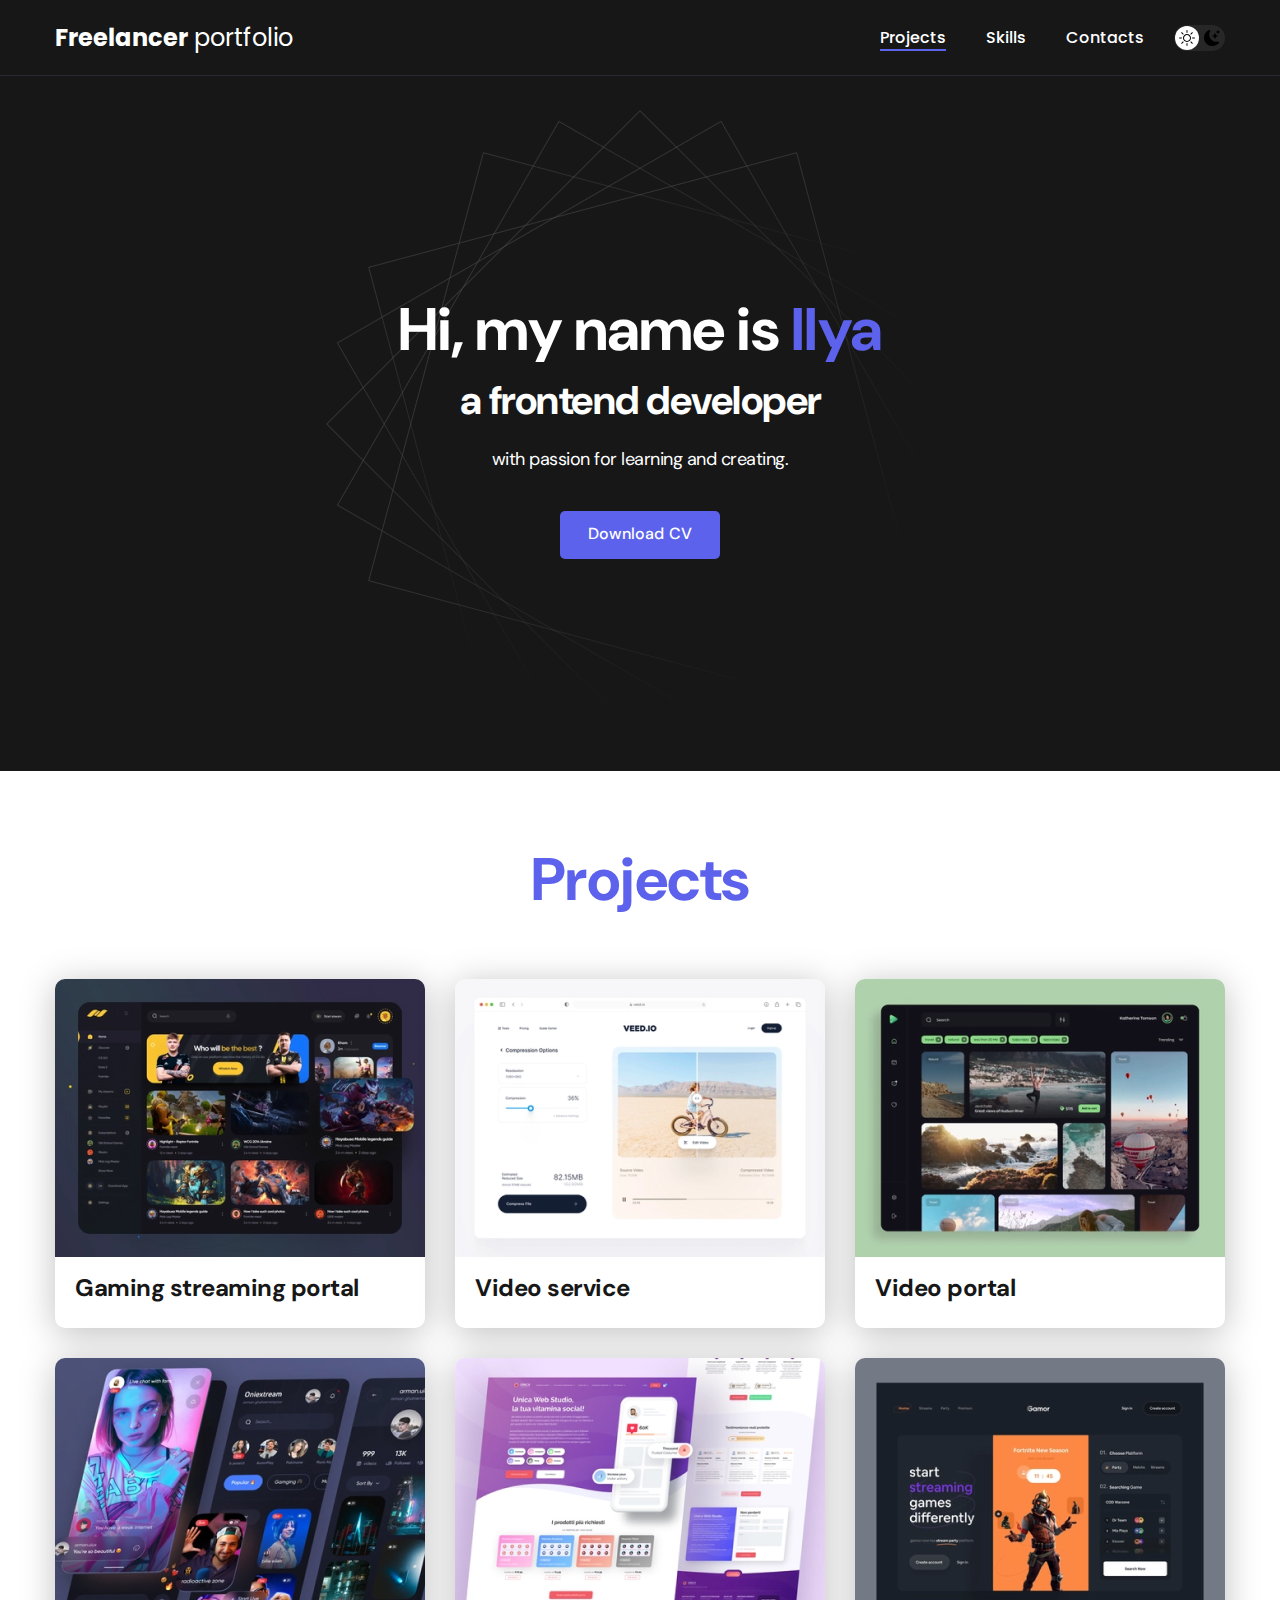
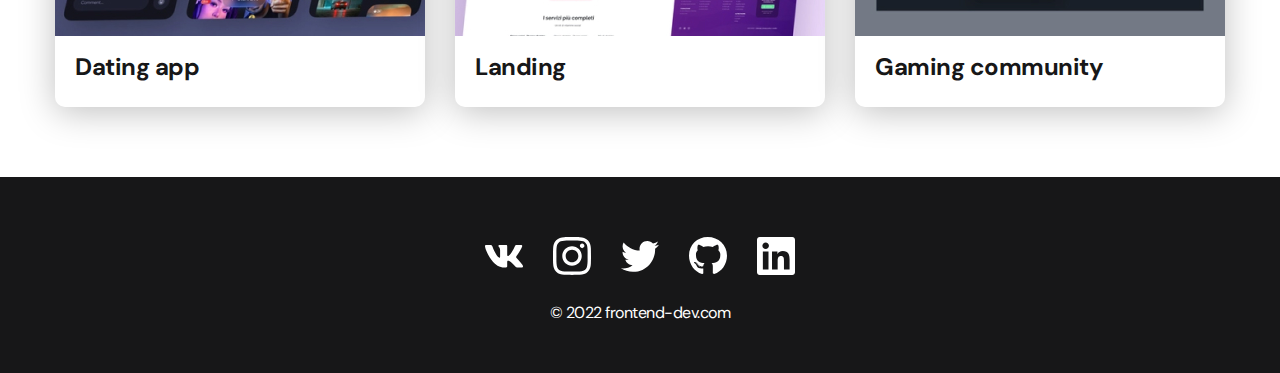
<file: index.html>
<!DOCTYPE html>
<html lang="en">
<head>
    <meta charset="UTF-8">
    <meta http-equiv="X-UA-Compatible" content="IE=edge">
    <meta name="viewport" content="width=device-width, initial-scale=1.0">
    <title>Freelancer portfolio</title>
    <link rel="stylesheet" href="./CSS/main.css">
</head>
<body>
    <nav class="nav">
        <div class="container">
            <div class="nav-row">
                <a href="index.html" class="logo"><strong>Freelancer</strong> portfolio</a>


                <button class="dark-mode-btn">
                    <img src="img/icons/sun.svg" alt="Light mode" class="dark-mode-btn__icon">
                    <img src="img/icons/moon.svg" alt="Light mode" class="dark-mode-btn__icon">
                </button>


                <ul class="nav-list">
                    <li class="nav-list__item"><a href="./index.html" class="nav-list__link nav-list__link--active">Projects</a></li>
                    <li class="nav-list__item"><a href="./skills.html" class="nav-list__link">Skills</a></li>
                    <li class="nav-list__item"><a href="./contacts.html" class="nav-list__link">Contacts</a></li>
                </ul>
            </div>
        </div>
    </nav>

    <header class="header">
        <div class="header__wrapper">
            <h1 class="header__title">
                <strong> Hi, my name is <em>Ilya</em></strong><br>
                   a frontend developer
            </h1>
            <div class="header__text">
                <p>with passion for learning and creating.</p>
            </div>
                <a href="#!" class="btn">Download CV</a>
        </div>
    </header>

    <main class="section">
        <div class="container">
            <h2 class="title-1">Projects</h2>
            <ul class="projects">
                <li class="project">
                    <a href="./project-page-1.html">
                        <img src="./img/projects/01.jpg" alt="Project img" class="project__img">
                        <h3 class="project__title">Gaming streaming portal</h3>
                    </a>
                </li>

                <li class="project">
                    <a href="./project-page-2.html">
                        <img src="./img/projects/02.jpg" alt="Project img" class="project__img">
                        <h3 class="project__title">Video service</h3>
                    </a>
                </li>

                <li class="project">
                    <a href="./project-page-3.html">
                        <img src="./img/projects/03.jpg" alt="Project img" class="project__img">
                        <h3 class="project__title">Video portal</h3>
                    </a>
                </li>

                <li class="project">
                    <a href="./project-page-4.html">
                        <img src="./img/projects/04.jpg" alt="Project img" class="project__img">
                        <h3 class="project__title">Dating app</h3>
                    </a>
                </li>

                <li class="project">
                    <a href="./project-page-5.html">
                        <img src="./img/projects/05.jpg" alt="Project img" class="project__img">
                        <h3 class="project__title">Landing</h3>
                    </a>
                </li>

                <li class="project">
                    <a href="./project-page-6.html">
                        <img src="./img/projects/06.jpg" alt="Project img" class="project__img"> 
                        <h3 class="project__title">Gaming community</h3>
                    </a>
                </li>
            </ul>
        </div>
    </main>

    <footer class="footer">
        <div class="container">
            <div class="footer__wrapper">
                <ul class="social">
                    <li class="social__item">
                        <a href="#!"><img src="img/icons/vk.svg" alt="linl"></a>
                    </li>

                    <li class="social__item">
                        <a href="#!"><img src="img/icons/instagram.svg" alt="link"></a>
                    </li>

                    <li class="social__item">
                        <a href="#!"><img src="img/icons/twitter.svg" alt="link"></a>
                    </li>

                    <li class="social__item">
                        <a href="#!"><img src="img/icons/gitHub.svg" alt="link"></a>
                    </li>

                    <li class="social__item">
                        <a href="#!"><img src="img/icons/linkedIn.svg" alt="link"></a>
                    </li>
                </ul>
                <div class="copyright">
                    <p>© 2022 frontend-dev.com</p>
                </div>
            </div>
        </div>
    </footer>


    <script src="./JS/main.js"></script>
</body>
</html>
</file>
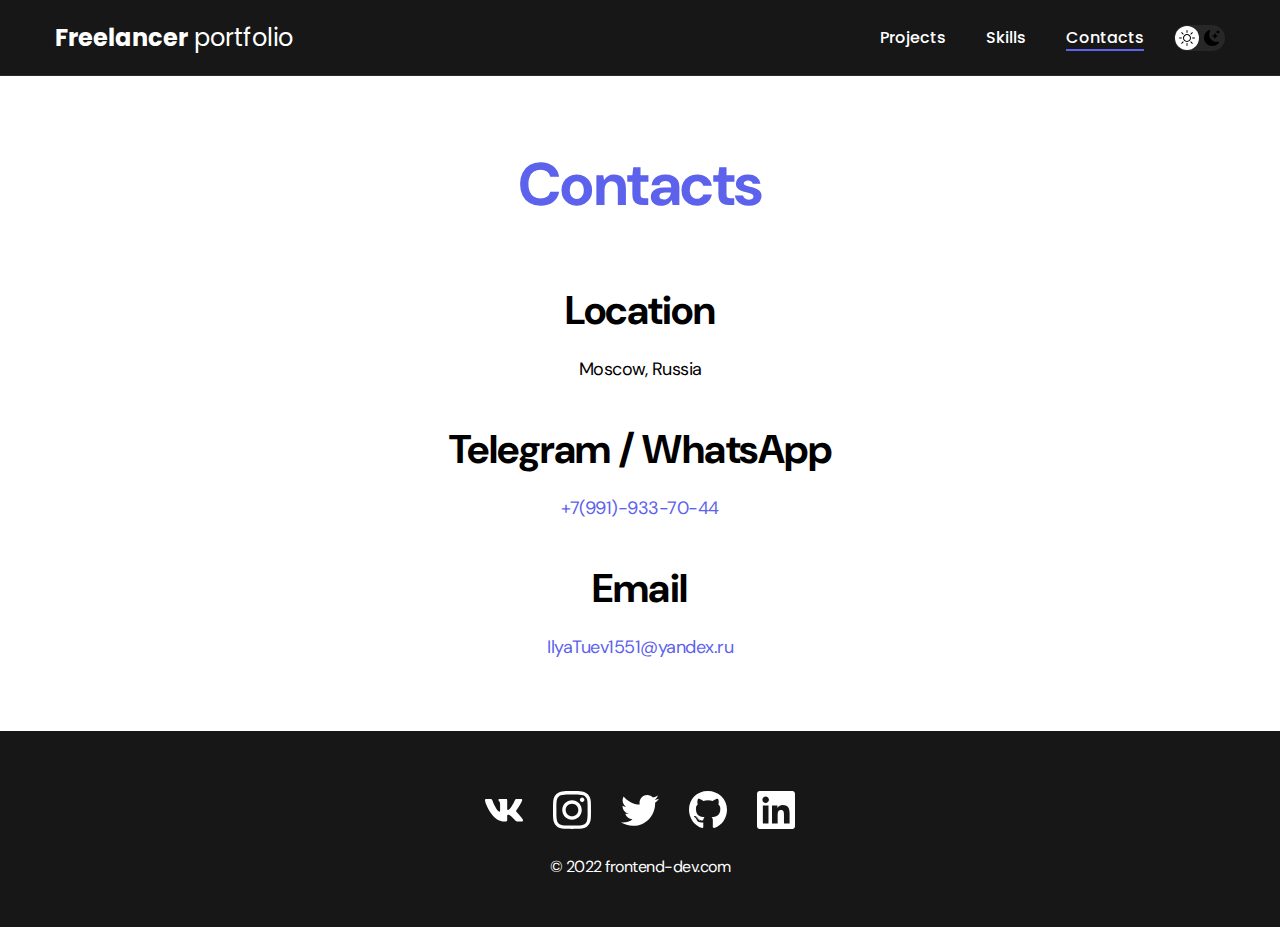
<file: contacts.html>
<!DOCTYPE html>
<html lang="en">
<head>
    <meta charset="UTF-8">
    <meta http-equiv="X-UA-Compatible" content="IE=edge">
    <meta name="viewport" content="width=device-width, initial-scale=1.0">
    <title>Freelancer portfolio</title>
    <link rel="stylesheet" href="./CSS/main.css">
</head>
<body>
    <nav class="nav">
        <div class="container">
            <div class="nav-row">
                <a href="index.html" class="logo"><strong>Freelancer</strong> portfolio</a>

                <button class="dark-mode-btn">
                    <img src="img/icons/sun.svg" alt="Light mode" class="dark-mode-btn__icon">
                    <img src="img/icons/moon.svg" alt="Light mode" class="dark-mode-btn__icon">
                </button>

                <ul class="nav-list">
                    <li class="nav-list__item"><a href="./index.html" class="nav-list__link">Projects</a></li>
                    <li class="nav-list__item"><a href="./skills.html" class="nav-list__link">Skills</a></li>
                    <li class="nav-list__item"><a href="./contacts.html" class="nav-list__link nav-list__link--active">Contacts</a></li>
                </ul>
            </div>
        </div>
    </nav>

    <main class="section">
        <div class="container">
            <h1 class="title-1">Contacts</h1>

            <ul class="content-list">
                <li class="contentent-list__item">
                    <h2 class="title-2">Location</h2>
                    <p>Moscow, Russia</p>
                </li>
                <li class="contentent-list__item">
                    <h2 class="title-2">Telegram / WhatsApp</h2>
                    <p><a href="tel:+79919337044" class="contentent-list__item-phone">+7(991)-933-70-44</a></p>
                </li>
                <li class="contentent-list__item">
                    <h2 class="title-2">Email</h2>
                    <p><a href="mailto:IlyaTuev1551@yandex.ru" class="contentent-list__item-email">IlyaTuev1551@yandex.ru</a></p>
                </li>
            </ul>
        </div>
    </main>

    <footer class="footer">
        <div class="container">
            <div class="footer__wrapper">
                <ul class="social">
                    <li class="social__item">
                        <a href="#!"><img src="img/icons/vk.svg" alt="linl"></a>
                    </li>

                    <li class="social__item">
                        <a href="#!"><img src="img/icons/instagram.svg" alt="link"></a>
                    </li>

                    <li class="social__item">
                        <a href="#!"><img src="img/icons/twitter.svg" alt="link"></a>
                    </li>

                    <li class="social__item">
                        <a href="#!"><img src="img/icons/gitHub.svg" alt="link"></a>
                    </li>

                    <li class="social__item">
                        <a href="#!"><img src="img/icons/linkedIn.svg" alt="link"></a>
                    </li>
                </ul>
                <div class="copyright">
                    <p>© 2022 frontend-dev.com</p>
                </div>
            </div>
        </div>
    </footer>

    <script src="./JS/main.js"></script>

</body>
</html>
</file>
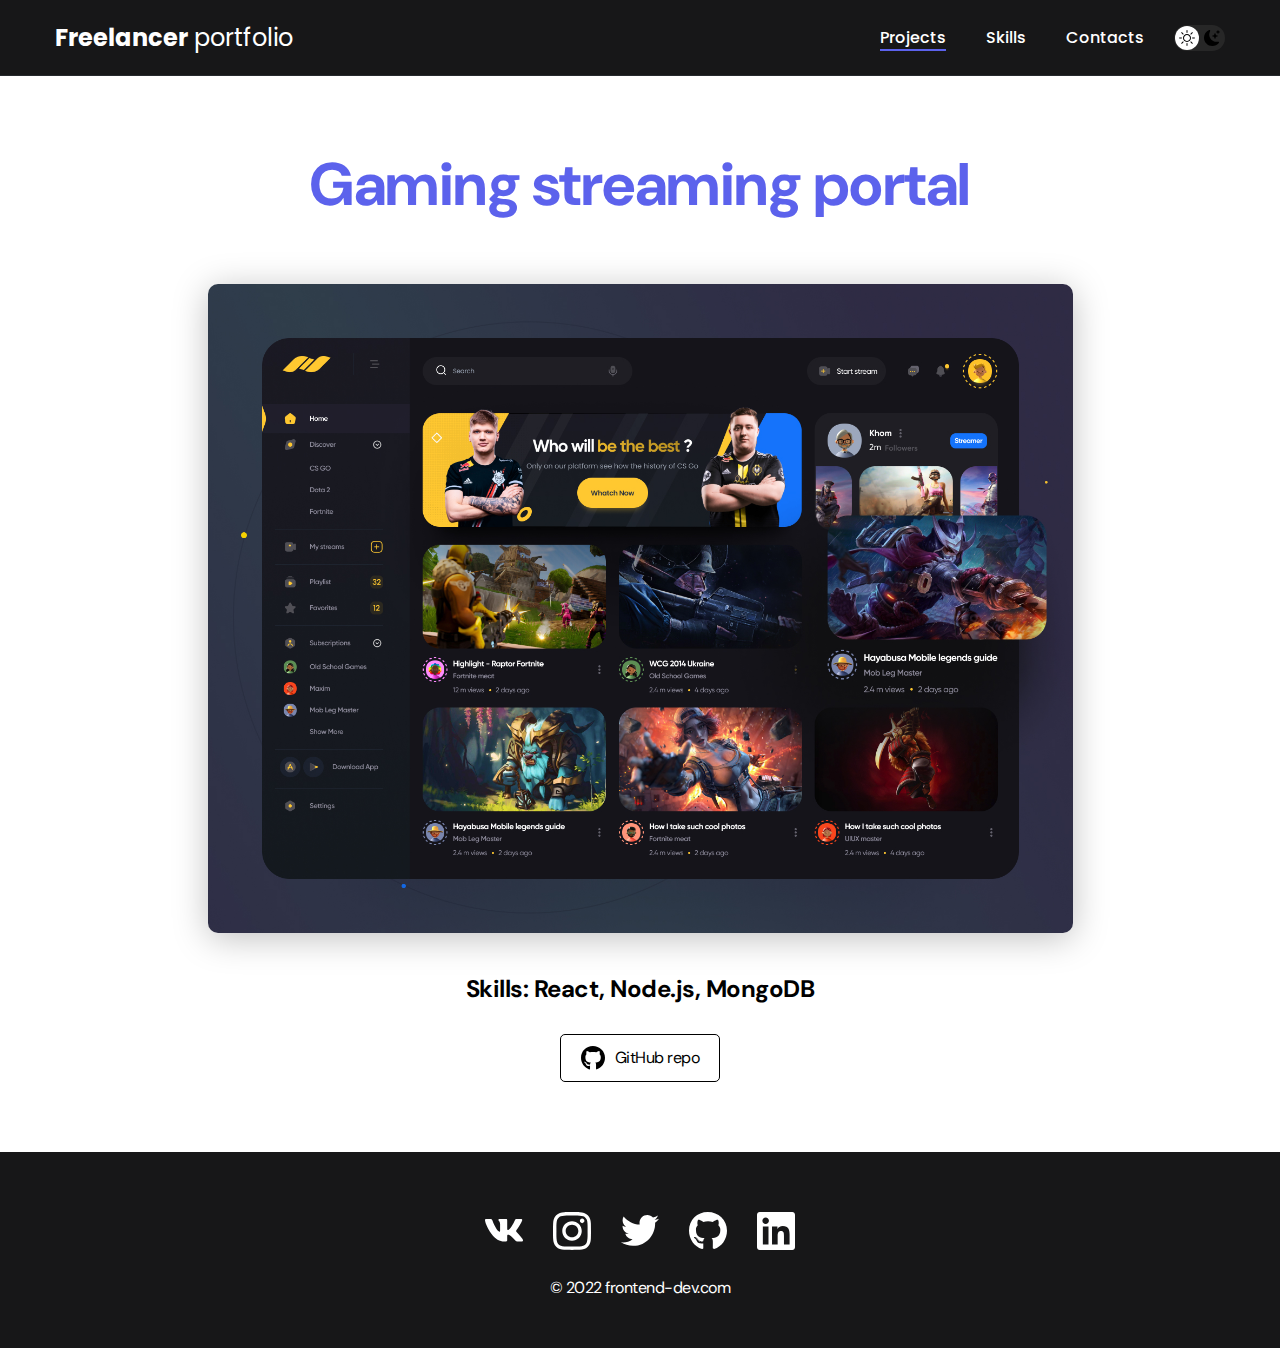
<file: project-page-1.html>
<!DOCTYPE html>
<html lang="en">
<head>
    <meta charset="UTF-8">
    <meta http-equiv="X-UA-Compatible" content="IE=edge">
    <meta name="viewport" content="width=device-width, initial-scale=1.0">
    <title>Freelancer portfolio</title>
    <link rel="stylesheet" href="./CSS/main.css">
</head>
<body>
    <nav class="nav">
        <div class="container">
            <div class="nav-row">
                <a href="index.html" class="logo"><strong>Freelancer</strong> portfolio</a>

                <button class="dark-mode-btn">
                    <img src="img/icons/sun.svg" alt="Light mode" class="dark-mode-btn__icon">
                    <img src="img/icons/moon.svg" alt="Light mode" class="dark-mode-btn__icon">
                </button>

                <ul class="nav-list">
                    <li class="nav-list__item"><a href="./index.html" class="nav-list__link nav-list__link--active">Projects</a></li>
                    <li class="nav-list__item"><a href="./skills.html" class="nav-list__link">Skills</a></li>
                    <li class="nav-list__item"><a href="./contacts.html" class="nav-list__link">Contacts</a></li>
                </ul>
            </div>
        </div>
    </nav>

    

    <main class="section">
        <div class="container">
            <div class="project-details">
                <h1 class="title-1">Gaming streaming portal</h1>
                <img src="img/projects/01-big.jpg" alt="" class="project-details__cover">

                <div class="project-details__desc">
                    <p>Skills: React, Node.js, MongoDB</p>
                </div>

                <a href="#!" class="btn-outline">
                    <img src="img/icons/gitHub-black.svg" alt="">
                    GitHub repo
                </a>

            </div>
        </div>
    </main>

    <footer class="footer">
        <div class="container">
            <div class="footer__wrapper">
                <ul class="social">
                    <li class="social__item">
                        <a href="#!"><img src="img/icons/vk.svg" alt="linl"></a>
                    </li>

                    <li class="social__item">
                        <a href="#!"><img src="img/icons/instagram.svg" alt="link"></a>
                    </li>

                    <li class="social__item">
                        <a href="#!"><img src="img/icons/twitter.svg" alt="link"></a>
                    </li>

                    <li class="social__item">
                        <a href="#!"><img src="img/icons/gitHub.svg" alt="link"></a>
                    </li>

                    <li class="social__item">
                        <a href="#!"><img src="img/icons/linkedIn.svg" alt="link"></a>
                    </li>
                </ul>
                <div class="copyright">
                    <p>© 2022 frontend-dev.com</p>
                </div>
            </div>
        </div>
    </footer>

    <script src="./JS/main.js"></script>

</body>
</html>
</file>
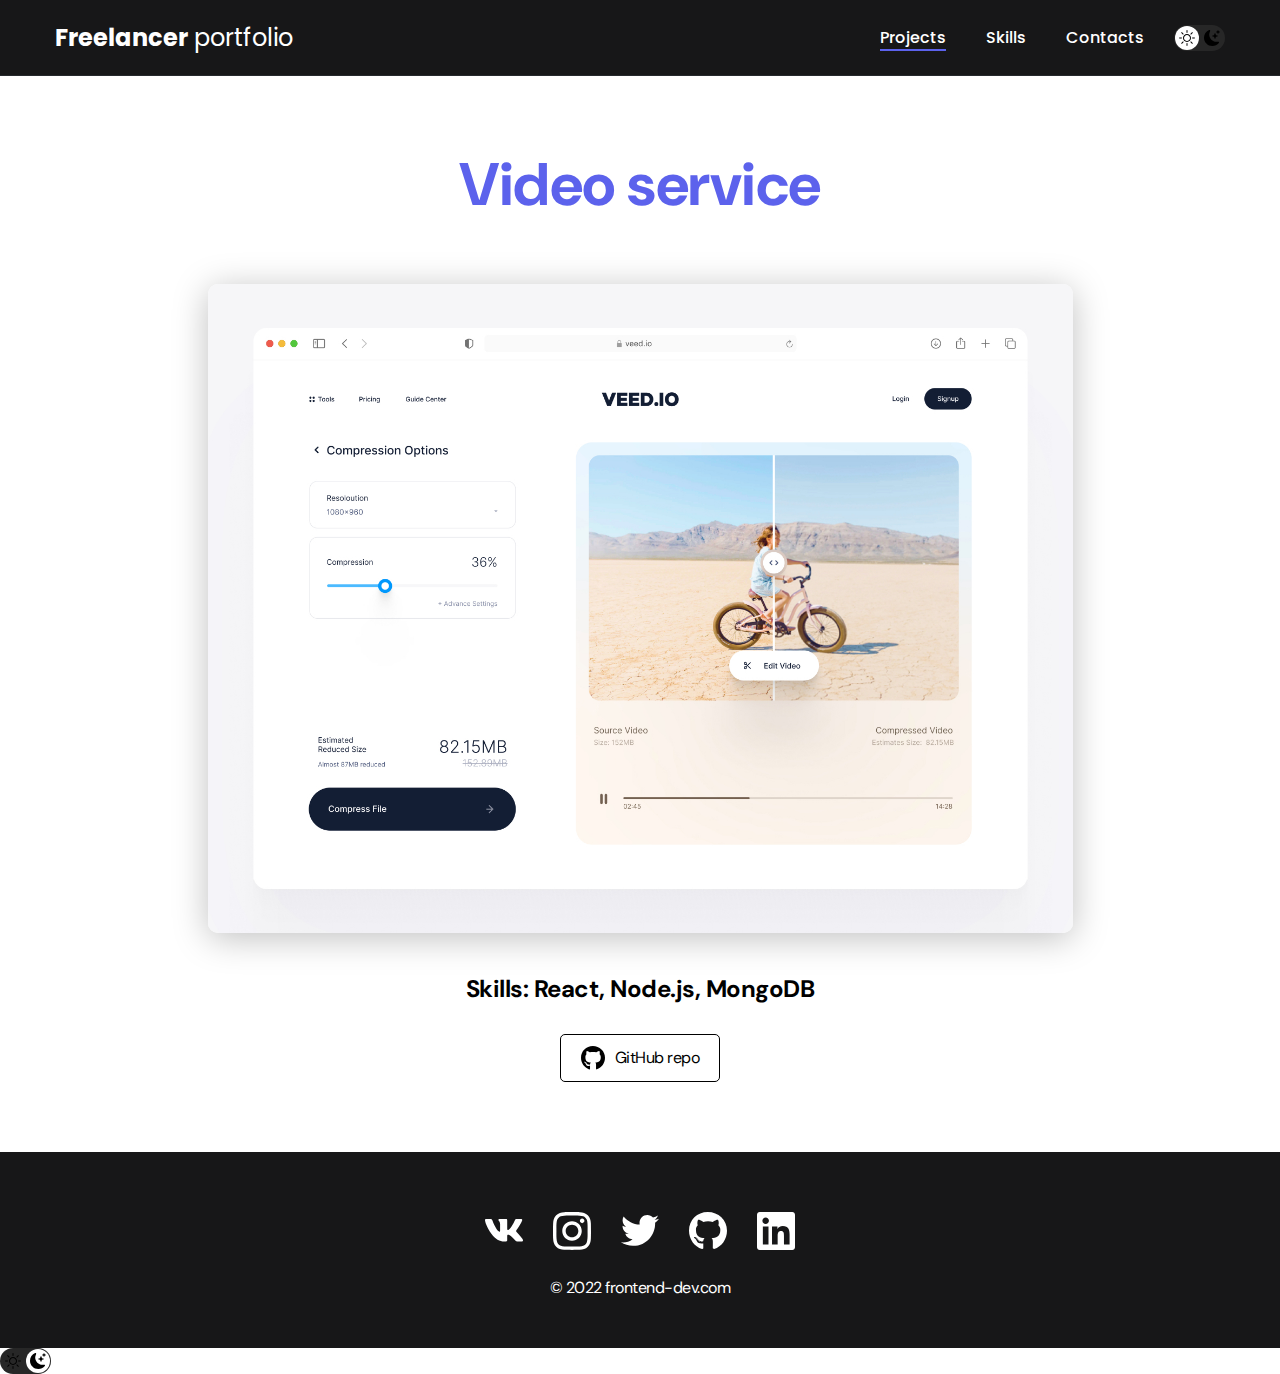
<file: project-page-2.html>
<!DOCTYPE html>
<html lang="en">
<head>
    <meta charset="UTF-8">
    <meta http-equiv="X-UA-Compatible" content="IE=edge">
    <meta name="viewport" content="width=device-width, initial-scale=1.0">
    <title>Freelancer portfolio</title>
    <link rel="stylesheet" href="./CSS/main.css">
</head>
<body>
    <nav class="nav">
        <div class="container">
            <div class="nav-row">
                <a href="index.html" class="logo"><strong>Freelancer</strong> portfolio</a>

                <button class="dark-mode-btn">
                    <img src="img/icons/sun.svg" alt="Light mode" class="dark-mode-btn__icon">
                    <img src="img/icons/moon.svg" alt="Light mode" class="dark-mode-btn__icon">
                </button>

                <ul class="nav-list">
                    <li class="nav-list__item"><a href="./index.html" class="nav-list__link nav-list__link--active">Projects</a></li>
                    <li class="nav-list__item"><a href="./skills.html" class="nav-list__link">Skills</a></li>
                    <li class="nav-list__item"><a href="./contacts.html" class="nav-list__link">Contacts</a></li>
                </ul>
            </div>
        </div>
    </nav>

    <button class="dark-mode-btn dark-mode-btn--active">
        <img src="img/icons/sun.svg" alt="Light mode" class="dark-mode-btn__icon">
        <img src="img/icons/moon.svg" alt="Light mode" class="dark-mode-btn__icon">
    </button>

    <main class="section">
        <div class="container">
            <div class="project-details">
                <h1 class="title-1">Video service</h1>
                <img src="img/projects/02-big.jpg" alt="" class="project-details__cover">

                <div class="project-details__desc">
                    <p>Skills: React, Node.js, MongoDB</p>
                </div>

                <a href="#!" class="btn-outline">
                    <img src="img/icons/gitHub-black.svg" alt="">
                    GitHub repo
                </a>

            </div>
        </div>
    </main>

    <footer class="footer">
        <div class="container">
            <div class="footer__wrapper">
                <ul class="social">
                    <li class="social__item">
                        <a href="#!"><img src="img/icons/vk.svg" alt="linl"></a>
                    </li>

                    <li class="social__item">
                        <a href="#!"><img src="img/icons/instagram.svg" alt="link"></a>
                    </li>

                    <li class="social__item">
                        <a href="#!"><img src="img/icons/twitter.svg" alt="link"></a>
                    </li>

                    <li class="social__item">
                        <a href="#!"><img src="img/icons/gitHub.svg" alt="link"></a>
                    </li>

                    <li class="social__item">
                        <a href="#!"><img src="img/icons/linkedIn.svg" alt="link"></a>
                    </li>
                </ul>
                <div class="copyright">
                    <p>© 2022 frontend-dev.com</p>
                </div>
            </div>
        </div>
    </footer>

    <script src="./JS/main.js"></script>

</body>
</html>
</file>
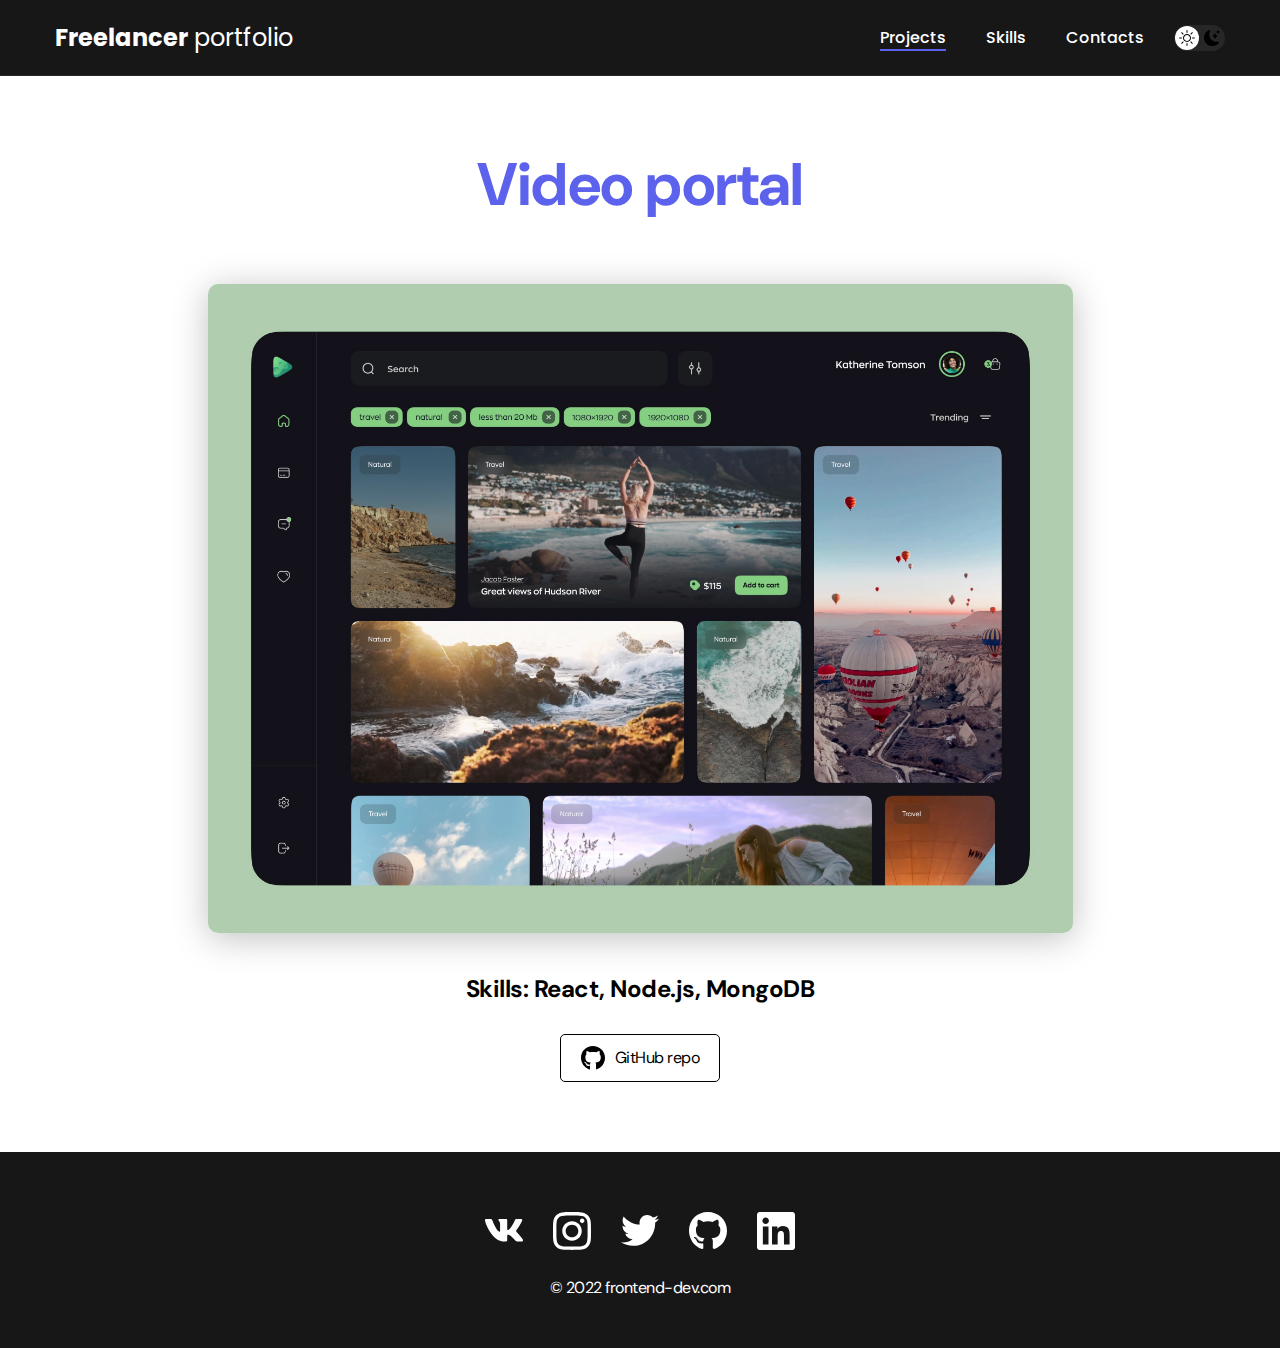
<file: project-page-3.html>
<!DOCTYPE html>
<html lang="en">
<head>
    <meta charset="UTF-8">
    <meta http-equiv="X-UA-Compatible" content="IE=edge">
    <meta name="viewport" content="width=device-width, initial-scale=1.0">
    <title>Freelancer portfolio</title>
    <link rel="stylesheet" href="./CSS/main.css">
</head>
<body>
    <nav class="nav">
        <div class="container">
            <div class="nav-row">
                <a href="index.html" class="logo"><strong>Freelancer</strong> portfolio</a>

                <button class="dark-mode-btn">
                    <img src="img/icons/sun.svg" alt="Light mode" class="dark-mode-btn__icon">
                    <img src="img/icons/moon.svg" alt="Light mode" class="dark-mode-btn__icon">
                </button>
            

                <ul class="nav-list">
                    <li class="nav-list__item"><a href="./index.html" class="nav-list__link nav-list__link--active">Projects</a></li>
                    <li class="nav-list__item"><a href="./skills.html" class="nav-list__link">Skills</a></li>
                    <li class="nav-list__item"><a href="./contacts.html" class="nav-list__link">Contacts</a></li>
                </ul>
            </div>
        </div>
    </nav>

    
    <main class="section">
        <div class="container">
            <div class="project-details">
                <h1 class="title-1">Video portal</h1>
                <img src="img/projects/03-big.jpg" alt="" class="project-details__cover">

                <div class="project-details__desc">
                    <p>Skills: React, Node.js, MongoDB</p>
                </div>

                <a href="#!" class="btn-outline">
                    <img src="img/icons/gitHub-black.svg" alt="">
                    GitHub repo
                </a>

            </div>
        </div>
    </main>

    <footer class="footer">
        <div class="container">
            <div class="footer__wrapper">
                <ul class="social">
                    <li class="social__item">
                        <a href="#!"><img src="img/icons/vk.svg" alt="linl"></a>
                    </li>

                    <li class="social__item">
                        <a href="#!"><img src="img/icons/instagram.svg" alt="link"></a>
                    </li>

                    <li class="social__item">
                        <a href="#!"><img src="img/icons/twitter.svg" alt="link"></a>
                    </li>

                    <li class="social__item">
                        <a href="#!"><img src="img/icons/gitHub.svg" alt="link"></a>
                    </li>

                    <li class="social__item">
                        <a href="#!"><img src="img/icons/linkedIn.svg" alt="link"></a>
                    </li>
                </ul>
                <div class="copyright">
                    <p>© 2022 frontend-dev.com</p>
                </div>
            </div>
        </div>
    </footer>

    <script src="./JS/main.js"></script>
    
</body>
</html>
</file>
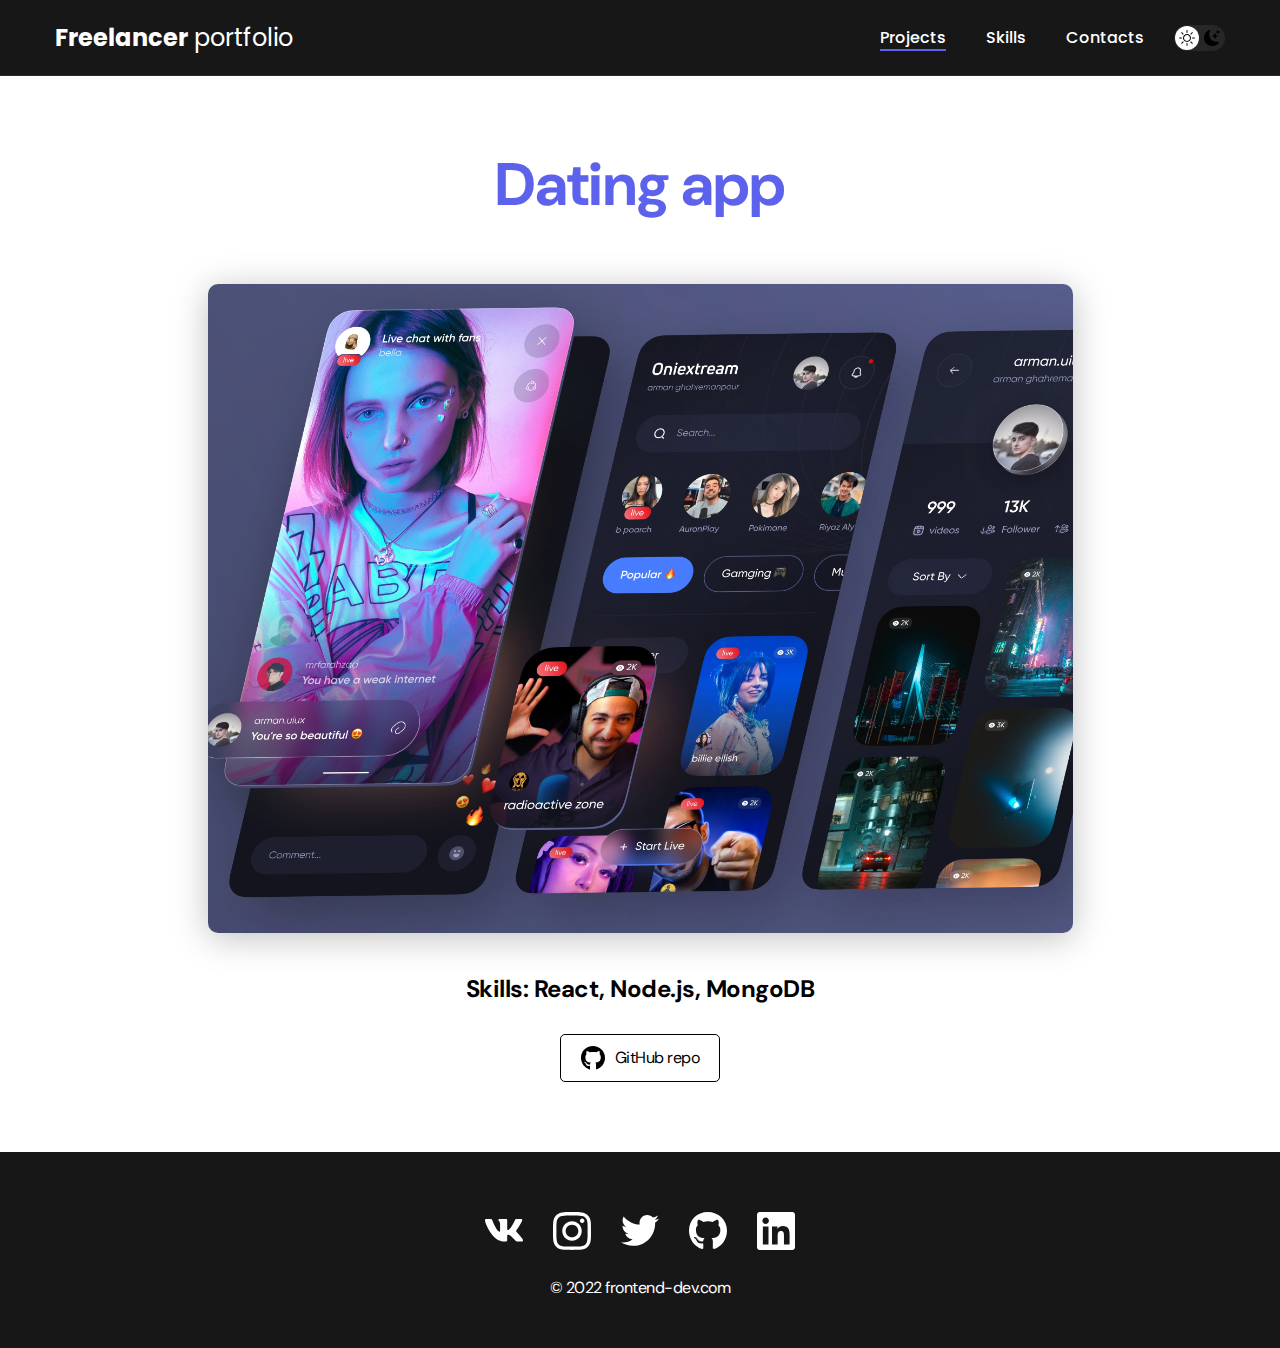
<file: project-page-4.html>
<!DOCTYPE html>
<html lang="en">
<head>
    <meta charset="UTF-8">
    <meta http-equiv="X-UA-Compatible" content="IE=edge">
    <meta name="viewport" content="width=device-width, initial-scale=1.0">
    <title>Freelancer portfolio</title>
    <link rel="stylesheet" href="./CSS/main.css">
</head>
<body>
    <nav class="nav">
        <div class="container">
            <div class="nav-row">
                <a href="index.html" class="logo"><strong>Freelancer</strong> portfolio</a>

                <button class="dark-mode-btn">
                    <img src="img/icons/sun.svg" alt="Light mode" class="dark-mode-btn__icon">
                    <img src="img/icons/moon.svg" alt="Light mode" class="dark-mode-btn__icon">
                </button>

                <ul class="nav-list">
                    <li class="nav-list__item"><a href="./index.html" class="nav-list__link nav-list__link--active">Projects</a></li>
                    <li class="nav-list__item"><a href="./skills.html" class="nav-list__link">Skills</a></li>
                    <li class="nav-list__item"><a href="./contacts.html" class="nav-list__link">Contacts</a></li>
                </ul>
            </div>
        </div>
    </nav>

    <main class="section">
        <div class="container">
            <div class="project-details">
                <h1 class="title-1">Dating app</h1>
                <img src="img/projects/04-big.jpg" alt="" class="project-details__cover">

                <div class="project-details__desc">
                    <p>Skills: React, Node.js, MongoDB</p>
                </div>

                <a href="#!" class="btn-outline">
                    <img src="img/icons/gitHub-black.svg" alt="">
                    GitHub repo
                </a>

            </div>
        </div>
    </main>

    <footer class="footer">
        <div class="container">
            <div class="footer__wrapper">
                <ul class="social">
                    <li class="social__item">
                        <a href="#!"><img src="img/icons/vk.svg" alt="linl"></a>
                    </li>

                    <li class="social__item">
                        <a href="#!"><img src="img/icons/instagram.svg" alt="link"></a>
                    </li>

                    <li class="social__item">
                        <a href="#!"><img src="img/icons/twitter.svg" alt="link"></a>
                    </li>

                    <li class="social__item">
                        <a href="#!"><img src="img/icons/gitHub.svg" alt="link"></a>
                    </li>

                    <li class="social__item">
                        <a href="#!"><img src="img/icons/linkedIn.svg" alt="link"></a>
                    </li>
                </ul>
                <div class="copyright">
                    <p>© 2022 frontend-dev.com</p>
                </div>
            </div>
        </div>
    </footer>


    <script src="./JS/main.js"></script>

</body>
</html>
</file>
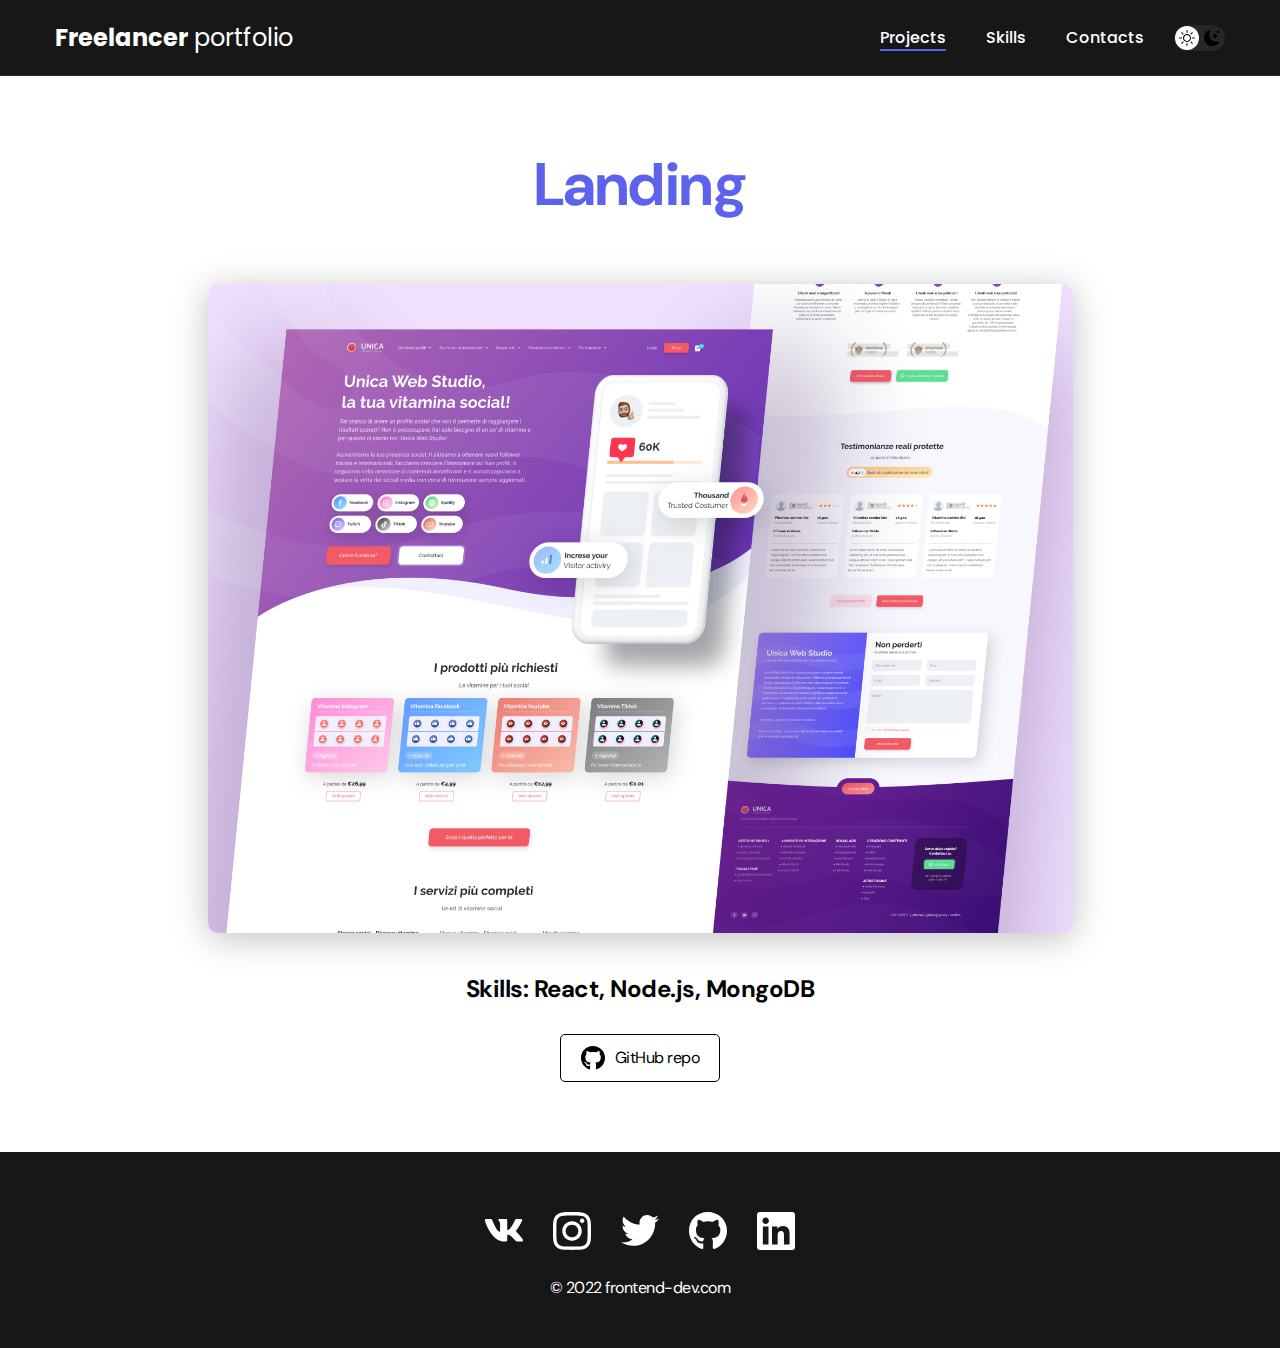
<file: project-page-5.html>
<!DOCTYPE html>
<html lang="en">
<head>
    <meta charset="UTF-8">
    <meta http-equiv="X-UA-Compatible" content="IE=edge">
    <meta name="viewport" content="width=device-width, initial-scale=1.0">
    <title>Freelancer portfolio</title>
    <link rel="stylesheet" href="./CSS/main.css">
</head>
<body>
    <nav class="nav">
        <div class="container">
            <div class="nav-row">
                <a href="index.html" class="logo"><strong>Freelancer</strong> portfolio</a>

                <button class="dark-mode-btn">
                    <img src="img/icons/sun.svg" alt="Light mode" class="dark-mode-btn__icon">
                    <img src="img/icons/moon.svg" alt="Light mode" class="dark-mode-btn__icon">
                </button>

                <ul class="nav-list">
                    <li class="nav-list__item"><a href="./index.html" class="nav-list__link nav-list__link--active">Projects</a></li>
                    <li class="nav-list__item"><a href="./skills.html" class="nav-list__link">Skills</a></li>
                    <li class="nav-list__item"><a href="./contacts.html" class="nav-list__link">Contacts</a></li>
                </ul>
            </div>
        </div>
    </nav>
    
   

    <main class="section">
        <div class="container">
            <div class="project-details">
                <h1 class="title-1">Landing</h1>
                <img src="img/projects/05-big.jpg" alt="" class="project-details__cover">

                <div class="project-details__desc">
                    <p>Skills: React, Node.js, MongoDB</p>
                </div>

                <a href="#!" class="btn-outline">
                    <img src="img/icons/gitHub-black.svg" alt="">
                    GitHub repo
                </a>

            </div>
        </div>
    </main>

    <footer class="footer">
        <div class="container">
            <div class="footer__wrapper">
                <ul class="social">
                    <li class="social__item">
                        <a href="#!"><img src="img/icons/vk.svg" alt="linl"></a>
                    </li>

                    <li class="social__item">
                        <a href="#!"><img src="img/icons/instagram.svg" alt="link"></a>
                    </li>

                    <li class="social__item">
                        <a href="#!"><img src="img/icons/twitter.svg" alt="link"></a>
                    </li>

                    <li class="social__item">
                        <a href="#!"><img src="img/icons/gitHub.svg" alt="link"></a>
                    </li>

                    <li class="social__item">
                        <a href="#!"><img src="img/icons/linkedIn.svg" alt="link"></a>
                    </li>
                </ul>
                <div class="copyright">
                    <p>© 2022 frontend-dev.com</p>
                </div>
            </div>
        </div>
    </footer>

    <script src="./JS/main.js"></script>

</body>
</html>
</file>
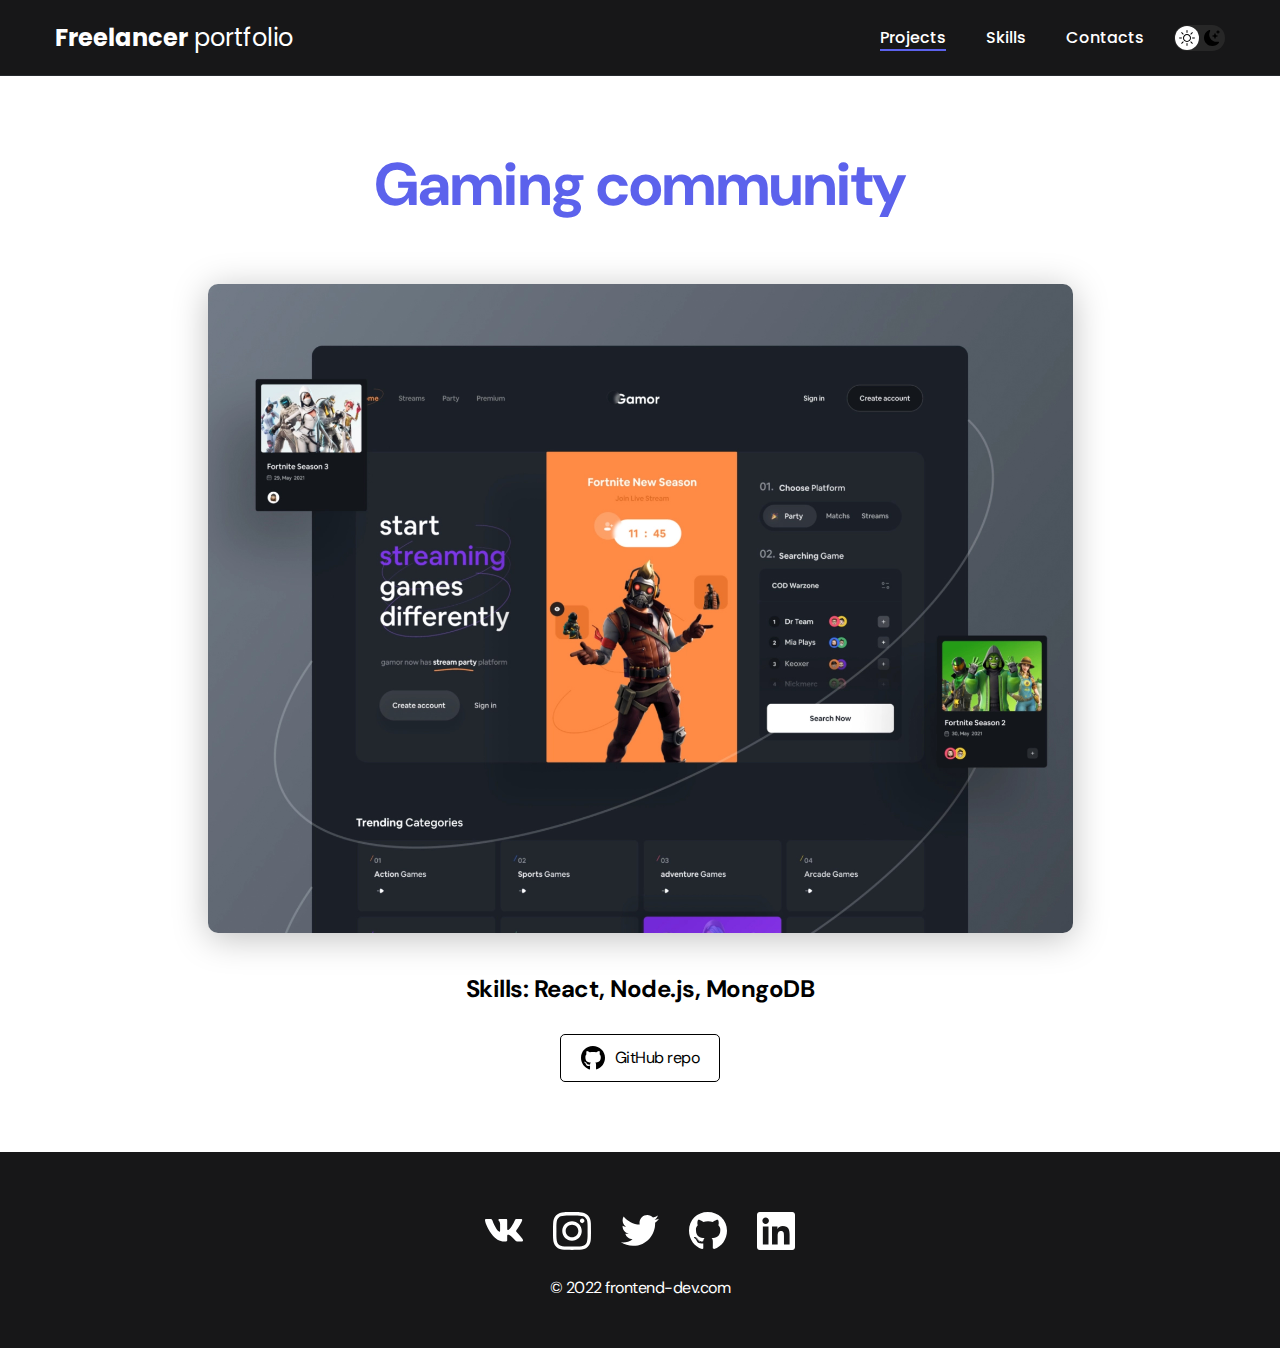
<file: project-page-6.html>
<!DOCTYPE html>
<html lang="en">
<head>
    <meta charset="UTF-8">
    <meta http-equiv="X-UA-Compatible" content="IE=edge">
    <meta name="viewport" content="width=device-width, initial-scale=1.0">
    <title>Freelancer portfolio</title>
    <link rel="stylesheet" href="./CSS/main.css">
</head>
<body>
    <nav class="nav">
        <div class="container">
            <div class="nav-row">
                <a href="index.html" class="logo"><strong>Freelancer</strong> portfolio</a>

                <button class="dark-mode-btn">
                    <img src="img/icons/sun.svg" alt="Light mode" class="dark-mode-btn__icon">
                    <img src="img/icons/moon.svg" alt="Light mode" class="dark-mode-btn__icon">
                </button>
                
                <ul class="nav-list">
                    <li class="nav-list__item"><a href="./index.html" class="nav-list__link nav-list__link--active">Projects</a></li>
                    <li class="nav-list__item"><a href="./skills.html" class="nav-list__link">Skills</a></li>
                    <li class="nav-list__item"><a href="./contacts.html" class="nav-list__link">Contacts</a></li>
                </ul>
            </div>
        </div>
    </nav>

    <main class="section">
        <div class="container">
            <div class="project-details">
                <h1 class="title-1">Gaming community</h1>
                <img src="img/projects/06-big.jpg" alt="" class="project-details__cover">

                <div class="project-details__desc">
                    <p>Skills: React, Node.js, MongoDB</p>
                </div>

                <a href="#!" class="btn-outline">
                    <img src="img/icons/gitHub-black.svg" alt="">
                    GitHub repo
                </a>

            </div>
        </div>
    </main>

    <footer class="footer">
        <div class="container">
            <div class="footer__wrapper">
                <ul class="social">
                    <li class="social__item">
                        <a href="#!"><img src="img/icons/vk.svg" alt="linl"></a>
                    </li>

                    <li class="social__item">
                        <a href="#!"><img src="img/icons/instagram.svg" alt="link"></a>
                    </li>

                    <li class="social__item">
                        <a href="#!"><img src="img/icons/twitter.svg" alt="link"></a>
                    </li>

                    <li class="social__item">
                        <a href="#!"><img src="img/icons/gitHub.svg" alt="link"></a>
                    </li>

                    <li class="social__item">
                        <a href="#!"><img src="img/icons/linkedIn.svg" alt="link"></a>
                    </li>
                </ul>
                <div class="copyright">
                    <p>© 2022 frontend-dev.com</p>
                </div>
            </div>
        </div>
    </footer>

    <script src="./JS/main.js"></script>

</body>
</html>
</file>
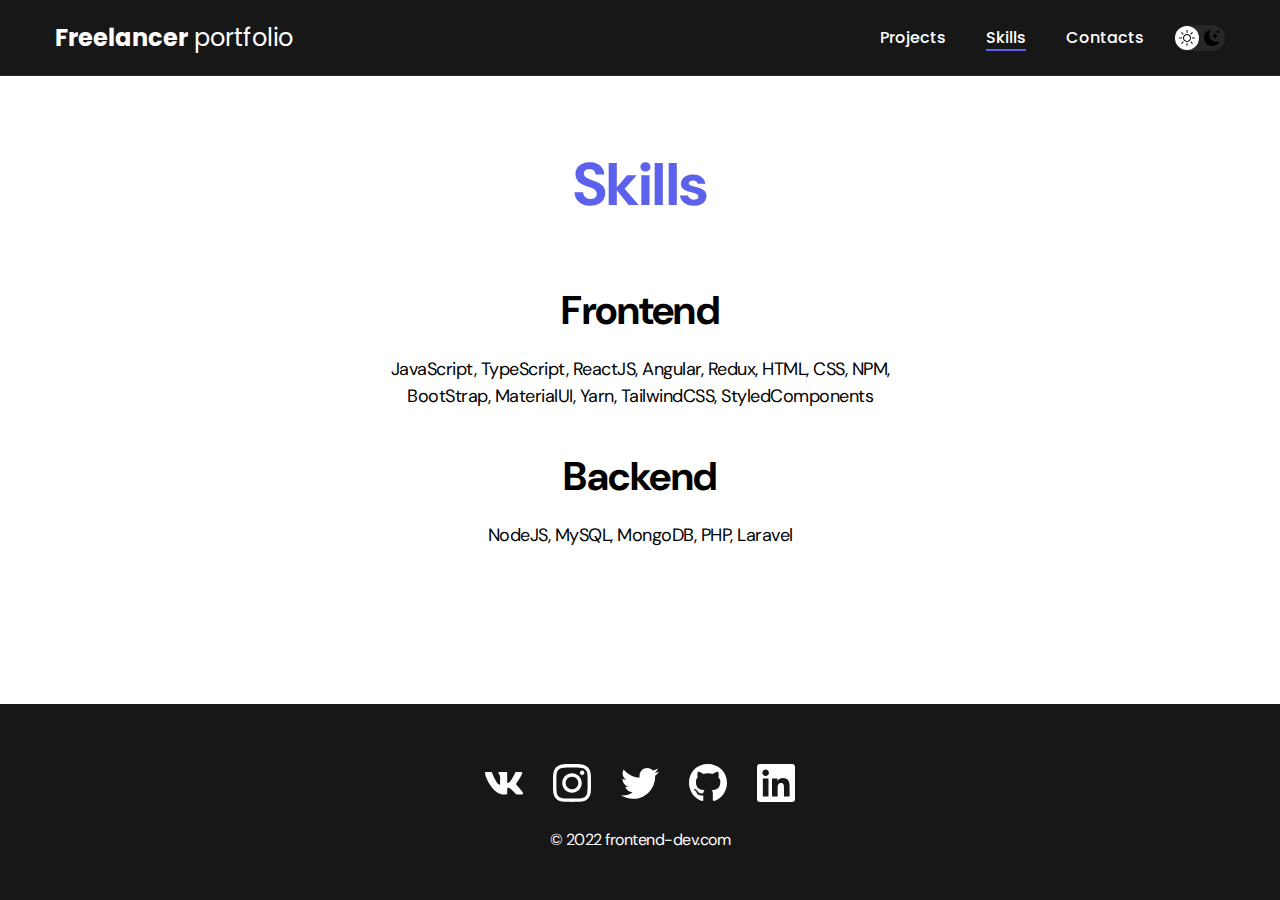
<file: skills.html>
<!DOCTYPE html>
<html lang="en">
<head>
    <meta charset="UTF-8">
    <meta http-equiv="X-UA-Compatible" content="IE=edge">
    <meta name="viewport" content="width=device-width, initial-scale=1.0">
    <title>Freelancer portfolio</title>
    <link rel="stylesheet" href="./CSS/main.css">
</head>
<body>
    <nav class="nav">
        <div class="container">
            <div class="nav-row">
                <a href="index.html" class="logo"><strong>Freelancer</strong> portfolio</a>

                <button class="dark-mode-btn">
                    <img src="img/icons/sun.svg" alt="Light mode" class="dark-mode-btn__icon">
                    <img src="img/icons/moon.svg" alt="Light mode" class="dark-mode-btn__icon">
                </button>

                <ul class="nav-list">
                    <li class="nav-list__item"><a href="./index.html" class="nav-list__link">Projects</a></li>
                    <li class="nav-list__item"><a href="./skills.html" class="nav-list__link nav-list__link--active">Skills</a></li>
                    <li class="nav-list__item"><a href="./contacts.html" class="nav-list__link">Contacts</a></li>
                </ul>
            </div>
        </div>
    </nav>

    <main class="section">
        <div class="container">
            <h1 class="title-1">Skills</h1>

            <ul class="content-list">
                <li class="contentent-list__item">
                    <h2 class="title-2">Frontend </h2>
                    <p>JavaScript, TypeScript, ReactJS, Angular, Redux, HTML, CSS, NPM, BootStrap, MaterialUI, Yarn, TailwindCSS, StyledComponents</p>
                </li>
                <li class="contentent-list__item">
                    <h2 class="title-2">Backend</h2>
                    <p>NodeJS, MySQL, MongoDB, PHP, Laravel</p>
                </li>
            </ul>
        </div>
    </main>

    <footer class="footer">
        <div class="container">
            <div class="footer__wrapper">
                <ul class="social">
                    <li class="social__item">
                        <a href="#!"><img src="img/icons/vk.svg" alt="linl"></a>
                    </li>

                    <li class="social__item">
                        <a href="#!"><img src="img/icons/instagram.svg" alt="link"></a>
                    </li>

                    <li class="social__item">
                        <a href="#!"><img src="img/icons/twitter.svg" alt="link"></a>
                    </li>

                    <li class="social__item">
                        <a href="#!"><img src="img/icons/gitHub.svg" alt="link"></a>
                    </li>

                    <li class="social__item">
                        <a href="#!"><img src="img/icons/linkedIn.svg" alt="link"></a>
                    </li>
                </ul>
                <div class="copyright">
                    <p>© 2022 frontend-dev.com</p>
                </div>
            </div>
        </div>
    </footer>

    <script src="./JS/main.js"></script>

</body>
</html>
</file>
<file: CSS/main.css>
@import "./reset.css";
@import url('https://fonts.googleapis.com/css2?family=DM+Sans:wght@400;500;700&family=Poppins:wght@400;500;700&display=swap');


    /* font-family: 'DM Sans', sans-serif;
    font-family: 'Poppins', sans-serif; */


:root {
    --black: #171718;
    --header-border: #26292D;
    --white: #fff;
    --purple: #5C62EC;
    --border: #000;
    

    --text-color: (--black);

    --dark-bg: var(--black);
    --dark-border: var(--header-border);
    --header-text: var(--white);
    --accent: var(--purple);
    --border-box: var(--border);

    /* light mode */
    --page-bg: var(--white);
    --text-color: var(--blcak);

    --title-1: var(--accent);

    --project-card-bg: var(--white);
    --project-card-text: var(--black);

    --box-shadow: 0px 5px 35px rgba(0, 0, 0, 0.25);
}



.dark {
    /* Dark mode */
    --page-bg: #252526;
    --text-color: var(--white);

    --title-1: var(--white);

    --project-card-bg: var(--black);
    --project-card-text: var(--white);

    --box-shadow: 0px 5px 35px rgba(0, 0, 0, 0.8);
}

html, body {
    display: flex;
    flex-direction: column;
    min-height: 100vh;

    font-family: 'DM Sans', sans-serif;
    letter-spacing: -0.5px;

    /* light mode  */

    background-color: var(--page-bg);
    color: var(--text-color);
}

 /* General */

.container {
    margin: 0 auto;
    padding: 0 15px;
    max-width: 1200px;
}

.none {
    display: none !important;
}



 .section {
    padding: 70px 0;
 }
 
 .title-1 {
    margin-bottom: 60px;

    font-size: 60px;
    font-weight: 700;
    line-height: 1.3;
    color: var(--title-1);
    text-align: center;
 }

.title-2 {
    color: var(--text-color);
    font-size: 40px;
    font-weight: 700;
    line-height: 1.3;
    margin-bottom: 20px;
}



    /* Nav */

.nav {
    padding: 20px 0;
    background-color: var(--dark-bg);
    color: var(--white);
    border-bottom: 1px solid var(--dark-border);
    letter-spacing: normal;
}

.nav-row {
    display: flex;
    justify-content: flex-end;
    align-items: center;
    column-gap: 30px;
    row-gap: 20px;  /*Дает отступ между рядами */
    flex-wrap: wrap;
}

.logo {
    color: var(--header-text);
    font-size: 24px;
    font-family: 'Poppins', sans-serif;
    margin-right: auto;
}

.logo strong {
    font-weight: 700;
}

.nav-list {
    display: flex;
    align-items: center;
    column-gap: 40px;
    row-gap: 20px;
    font-size: 16px;
    font-weight: 500;  
    font-family: 'Poppins', sans-serif;
}

.nav-list__link {
    color: var(--header-text);
}  

.nav-list__link:hover {
    opacity: 0.8;
    transition: opacity 0.2s ease-in;
}

.nav-list__link--active {
    position: relative;
}

.nav-list__link--active::before {
    content: "";
    position: absolute;
    left: 0;
    top: 100%; 
    display: block;
    height: 2px;
    width: 100%;
    background-color: var(--accent);
}

/* Dark mode button */

.dark-mode-btn {
    order: 9;
    position: relative;
    display: flex;
    justify-content: space-between;

    width: 51px;
    height: 26px;
    padding: 5px;

    background-color: #272727;
    border-radius: 50px;
}

.dark-mode-btn::before {
    content: "";

    position: absolute;
    top: 1px;
    left: 1px;
    

    display: block;
    width: 24px;
    height: 24px;

    border-radius: 50%;
    background-color: var(--white);

    transition: left 0.2s ease-in;
}

.dark-mode-btn--active::before {
    left: 26px;
}

.dark-mode-btn__icon {
    position: relative;
    z-index: 9;
}

 /* Header */

.header {
    padding: 40px 0;
    min-height: 695px;
    background-color: var(--dark-bg);
    color: var(--header-text);
    display: flex;
    justify-content:center;
    align-items: center; 
    text-align: center;
    background-image: url(./../img/header-bg.png);
    background-repeat: no-repeat;
    background-size: auto;
    background-position: center center;
 }

.header__wrapper {
    padding: 0 15px;
    max-width: 660px;
 }

.header__title {
    font-size: 40px;
    font-weight: 700;
    line-height: 1.4;
    margin-bottom: 20px;
 }

.header__title strong {
    font-size: 60px;
    font-weight: 700;
 }

.header__title em {
    font-style: normal;
    color: var(--accent);
 }

.header__text {
    font-size: 18px;
    line-height: 1.3;
    margin-bottom: 40px;
 }

 .header__text p + p {
    margin-top: 0.5em;
 }

 /* Button */

.btn {
    display: inline-block;
    height: 48px;
    padding: 12px 28px;
    border-radius: 5px;
    background-color: var(--accent);
    color: var(--white);
    letter-spacing: 0.15px;
    font-size: 16px;
    font-weight: 500;
 }

.btn:hover {
    opacity: 0.8;
    transition: opacity 0.2s ease-in;
 }

.btn:active {
    position: relative;
    top: 1px;
}

 /* Btn outline */

 .btn-outline {
    display: flex;
    column-gap: 10px;
    align-items: center;

    height: 48px;
    padding: 12px 20px;

    border-radius: 5px;
    border: 1px solid var(--border-box);
    background-color: var(--white);
    color: var(--border-box);

    transition: opacity 0.2s ease-in;
 }

 .btn-outline:hover {
    opacity: 0.8;
 }

.btn-outline:active {
    position: relative;
    top: 1px;
}
/* Projects */

.projects {
    display: flex;
    justify-content: center;
    flex-wrap: wrap;
    column-gap: 30px;
    row-gap: 30px;
}

.project {
    max-width: 370px;
    background-color: var(--project-card-bg);
    box-shadow: var(--box-shadow);
    border-radius: 10px;
}

.project__img {
    border-radius: 10px 10px 0px 0px;
}

.project__title {
    padding: 15px 20px 25px;
    color: var(--project-card-text);
    font-size: 24px;
    font-weight: 700;
    line-height: 1.3;
}

/* project-details */

.project-details {
    margin: 0 auto;
    max-width: 865px;


    display: flex;
    flex-direction: column;
    align-items: center;

}

.project-details__cover {
    max-width: 100%;
    margin-bottom: 40px;
    box-shadow: 0px 5px 35px rgba(0, 0, 0, 0.25);
    border-radius: 10px;
}

.project-details__desc {
    font-size: 24px;
    font-weight: 700;
    line-height: 1.3;
    margin-bottom: 30px;
}

/* Content-list */

.content-list {
    margin: 0 auto;
    max-width: 570px;
    display: flex;
    flex-direction: column;
    align-items: center;
    row-gap: 40px;
    text-align: center;
}

.contentent-list__item {
    color: var(--text-color);
    font-size: 18px;
    font-weight: 400;
    line-height: 1.5;
}

.contentent-list__item p + p {
    margin-top: 0.5em;
}

.contentent-list__item-email {
    color: var(--accent);
}

.contentent-list__item-phone {
    color: var(--accent);
}
/* Footer */

.footer {
    margin-top: auto;
    background-color: var(--dark-bg);
    padding: 60px 0 50px;
    color: var(--header-text);
}

.footer__wrapper {
    display: flex;
    flex-direction: column;
    align-items: center;
    row-gap: 27px;
}

.social {
    display: flex;
    column-gap: 30px;
    align-items: center;
}

.copyright {
    font-size: 16px;
    font-weight: 400;
}

.copyright p + p {
    margin-top: 0.5em;
}

@media (max-width:620px) {

    /* Nav */

    .nav-row {
        justify-content: space-between;
    }

    .dark-mode-btn {
        order: 0;
    }

    /* Header */

    .header__title {
        font-size: 25px;
    }

    .header__title strong {
        font-size: 30px;
    }

    .header__text {
        font-size: 15px;
    }

    .header {
        min-height: 350px;
    }

    /* Section */

    .section {
        padding: 20px 20px 40px 20px;
    }

    /* General */

    .title-1 {
        font-size: 30px;
        margin-bottom: 30px;
    }

    .title-2 {
        font-size: 27px;
    }

    .btn-outline {
        font-size: 15px;
        padding: 15px 35px;
        column-gap: 25px;
    }

    .btn {
        font-size: 15px;
        padding: 15px 50px;
    }

    /* Content-list */

    .content-list {
        row-gap: 25px;
    }

    .contentent-list__item {
        font-size: 15px;
    }

    /* Project */

    .project__title {
        font-size: 20px;
    }

    .project-details__desc {
        font-size: 17px;
    }

    /* Footer */

    .footer {
        padding: 20px ;
    }

    .social {
        column-gap: 30px; 
    }
    
    .copyright {
        font-size: 12px;
    }

}
</file>
